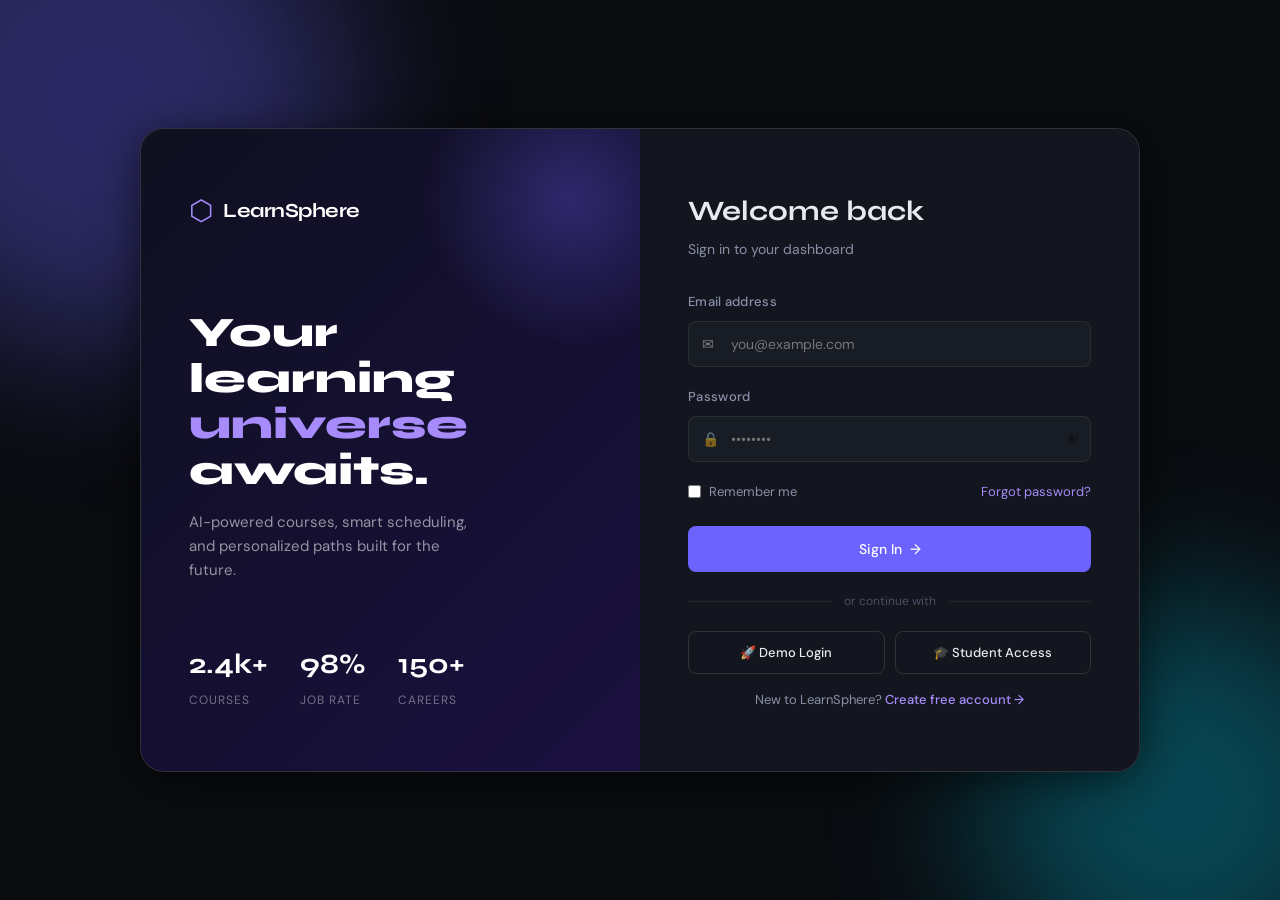
<file: index.html>
<!DOCTYPE html>
<html lang="en">
<head>
<meta charset="UTF-8">
<meta name="viewport" content="width=device-width, initial-scale=1.0">
<title>LearnSphere — Login</title>
<link rel="stylesheet" href="style.css">
<link href="https://fonts.googleapis.com/css2?family=Syne:wght@400;600;700;800&family=DM+Sans:ital,wght@0,300;0,400;0,500;1,300&display=swap" rel="stylesheet">
</head>
<body class="login-page">
  <!-- Animated background -->
  <div class="bg-orbs">
    <div class="orb orb-1"></div>
    <div class="orb orb-2"></div>
    <div class="orb orb-3"></div>
  </div>

  <div class="login-container">
    <div class="login-left">
      <div class="brand">
        <div class="brand-icon">⬡</div>
        <span class="brand-name">LearnSphere</span>
      </div>
      <div class="login-headline">
        <h1>Your learning<br><em>universe</em> awaits.</h1>
        <p>AI-powered courses, smart scheduling, and personalized paths built for the future.</p>
      </div>
      <div class="login-stats">
        <div class="stat"><span>2.4k+</span><label>Courses</label></div>
        <div class="stat"><span>98%</span><label>Job Rate</label></div>
        <div class="stat"><span>150+</span><label>Careers</label></div>
      </div>
    </div>

    <div class="login-right">
      <div class="login-card">
        <h2>Welcome back</h2>
        <p class="login-sub">Sign in to your dashboard</p>

        <div id="loginError" class="alert alert-error" style="display:none"></div>

        <div class="form-group">
          <label for="email">Email address</label>
          <div class="input-wrap">
            <span class="input-icon">✉</span>
            <input type="email" id="email" placeholder="you@example.com" autocomplete="email">
          </div>
          <span class="field-error" id="emailError"></span>
        </div>

        <div class="form-group">
          <label for="password">Password</label>
          <div class="input-wrap">
            <span class="input-icon">🔒</span>
            <input type="password" id="password" placeholder="••••••••" autocomplete="current-password">
            <button class="toggle-pw" onclick="togglePassword()" type="button">👁</button>
          </div>
          <span class="field-error" id="passwordError"></span>
        </div>

        <div class="form-row">
          <label class="checkbox-label">
            <input type="checkbox" id="remember"> Remember me
          </label>
          <a href="#" class="link-subtle">Forgot password?</a>
        </div>

        <button class="btn-primary btn-full" onclick="handleLogin()">
          <span>Sign In</span>
          <span class="btn-arrow">→</span>
        </button>

        <div class="divider"><span>or continue with</span></div>

        <div class="social-buttons">
          <button class="btn-social" onclick="demoLogin()">🚀 Demo Login</button>
          <button class="btn-social" onclick="demoLogin()">🎓 Student Access</button>
        </div>

        <p class="signup-prompt">New to LearnSphere? <a href="#" onclick="demoLogin()">Create free account →</a></p>
      </div>
    </div>
  </div>

  <script src="script.js"></script>
  <script>
    function handleLogin() {
      const email = document.getElementById('email').value.trim();
      const password = document.getElementById('password').value;
      let valid = true;

      document.getElementById('emailError').textContent = '';
      document.getElementById('passwordError').textContent = '';
      document.getElementById('loginError').style.display = 'none';

      if (!email) {
        document.getElementById('emailError').textContent = 'Email is required';
        valid = false;
      } else if (!/^[^\s@]+@[^\s@]+\.[^\s@]+$/.test(email)) {
        document.getElementById('emailError').textContent = 'Enter a valid email address';
        valid = false;
      }

      if (!password) {
        document.getElementById('passwordError').textContent = 'Password is required';
        valid = false;
      } else if (password.length < 6) {
        document.getElementById('passwordError').textContent = 'Password must be at least 6 characters';
        valid = false;
      }

      if (!valid) return;

      // Save user session
      const user = {
        email: email,
        name: email.split('@')[0].charAt(0).toUpperCase() + email.split('@')[0].slice(1),
        avatar: email.charAt(0).toUpperCase(),
        loginTime: new Date().toISOString()
      };
      localStorage.setItem('ls_user', JSON.stringify(user));
      window.location.href = 'dashboard.html';
    }

    function demoLogin() {
      const user = {
        email: 'alex.student@learnsphere.io',
        name: 'Alex Johnson',
        avatar: 'A',
        loginTime: new Date().toISOString()
      };
      localStorage.setItem('ls_user', JSON.stringify(user));
      window.location.href = 'dashboard.html';
    }

    function togglePassword() {
      const pw = document.getElementById('password');
      pw.type = pw.type === 'password' ? 'text' : 'password';
    }

    // Enter key support
    document.addEventListener('keydown', e => {
      if (e.key === 'Enter') handleLogin();
    });
  </script>
</body>
</html>
</file>
<file: style.css>
/* ============================================================
   LearnSphere — style.css
   Design: Dark-first editorial SaaS aesthetic
   Fonts: Syne (display) + DM Sans (body)
   ============================================================ */

/* ── Tokens ── */
:root {
  --bg: #0a0c10;
  --bg2: #111318;
  --bg3: #181c24;
  --card: #13161e;
  --card2: #1a1e28;
  --border: rgba(255,255,255,0.07);
  --border2: rgba(255,255,255,0.12);
  --text: #e8eaf0;
  --text2: #8a8fa8;
  --text3: #4a4f65;
  --accent: #6c63ff;
  --accent2: #a78bfa;
  --green: #22d3a2;
  --amber: #f59e0b;
  --red: #ef4444;
  --blue: #3b82f6;
  --pink: #ec4899;
  --cyan: #06b6d4;
  --sidebar-w: 240px;
  --radius: 14px;
  --radius-sm: 8px;
  --shadow: 0 4px 24px rgba(0,0,0,0.4);
  --shadow-lg: 0 8px 48px rgba(0,0,0,0.6);
  --transition: 0.2s ease;
  --font-display: 'Syne', sans-serif;
  --font-body: 'DM Sans', sans-serif;
}

/* Light mode */
body.light {
  --bg: #f5f4f8;
  --bg2: #eeedf4;
  --bg3: #e6e5ee;
  --card: #ffffff;
  --card2: #f9f8fd;
  --border: rgba(0,0,0,0.07);
  --border2: rgba(0,0,0,0.12);
  --text: #1a1d2e;
  --text2: #555870;
  --text3: #9a9db0;
  --shadow: 0 4px 24px rgba(0,0,0,0.08);
  --shadow-lg: 0 8px 48px rgba(0,0,0,0.15);
}

/* ── Reset ── */
*, *::before, *::after { box-sizing: border-box; margin: 0; padding: 0; }
html { scroll-behavior: smooth; }
body {
  font-family: var(--font-body);
  background: var(--bg);
  color: var(--text);
  font-size: 15px;
  line-height: 1.6;
  min-height: 100vh;
  transition: background var(--transition), color var(--transition);
}
a { color: var(--accent2); text-decoration: none; }
input, select, button { font-family: var(--font-body); outline: none; }
button { cursor: pointer; border: none; background: none; }

/* ── Scrollbar ── */
::-webkit-scrollbar { width: 6px; height: 6px; }
::-webkit-scrollbar-track { background: transparent; }
::-webkit-scrollbar-thumb { background: var(--border2); border-radius: 99px; }

/* ============================================================
   LOGIN PAGE
   ============================================================ */
.login-page {
  display: flex;
  align-items: center;
  justify-content: center;
  min-height: 100vh;
  overflow: hidden;
}

/* Orbs */
.bg-orbs { position: fixed; inset: 0; pointer-events: none; overflow: hidden; z-index: 0; }
.orb {
  position: absolute;
  border-radius: 50%;
  filter: blur(80px);
  opacity: 0.35;
  animation: orbFloat 8s ease-in-out infinite;
}
.orb-1 { width: 500px; height: 500px; background: var(--accent); top: -150px; left: -150px; animation-delay: 0s; }
.orb-2 { width: 400px; height: 400px; background: var(--cyan); bottom: -100px; right: -100px; animation-delay: 3s; }
.orb-3 { width: 300px; height: 300px; background: var(--pink); top: 50%; left: 50%; transform: translate(-50%,-50%); animation-delay: 6s; }
@keyframes orbFloat {
  0%, 100% { transform: translateY(0) scale(1); }
  50% { transform: translateY(-40px) scale(1.05); }
}

.login-container {
  position: relative; z-index: 1;
  display: grid;
  grid-template-columns: 1fr 1fr;
  max-width: 1000px; width: 95%;
  background: var(--card);
  border: 1px solid var(--border2);
  border-radius: 24px;
  overflow: hidden;
  box-shadow: var(--shadow-lg);
}

/* Left panel */
.login-left {
  padding: 60px 48px;
  background: linear-gradient(135deg, #0f1020 0%, #1a1040 100%);
  display: flex; flex-direction: column; justify-content: space-between;
  position: relative; overflow: hidden;
}
.login-left::before {
  content: ''; position: absolute;
  width: 300px; height: 300px; border-radius: 50%;
  background: radial-gradient(circle, rgba(108,99,255,0.3), transparent 70%);
  top: -80px; right: -80px;
}
.brand { display: flex; align-items: center; gap: 10px; margin-bottom: 64px; }
.brand-icon { font-size: 28px; color: var(--accent2); }
.brand-name { font-family: var(--font-display); font-size: 20px; font-weight: 700; color: #fff; letter-spacing: -0.5px; }
.login-headline h1 {
  font-family: var(--font-display);
  font-size: 42px; font-weight: 800;
  line-height: 1.1; color: #fff; margin-bottom: 16px;
}
.login-headline h1 em { color: var(--accent2); font-style: normal; }
.login-headline p { color: rgba(255,255,255,0.55); font-size: 15px; max-width: 280px; }
.login-stats { display: flex; gap: 32px; margin-top: 48px; }
.login-stats .stat span { display: block; font-family: var(--font-display); font-size: 28px; font-weight: 700; color: #fff; }
.login-stats .stat label { font-size: 12px; color: rgba(255,255,255,0.4); text-transform: uppercase; letter-spacing: 1px; }

/* Right panel */
.login-right { padding: 60px 48px; background: var(--card); }
.login-card h2 { font-family: var(--font-display); font-size: 28px; font-weight: 700; margin-bottom: 4px; }
.login-sub { color: var(--text2); font-size: 14px; margin-bottom: 32px; }

.form-group { margin-bottom: 20px; }
.form-group label { display: block; font-size: 13px; font-weight: 500; color: var(--text2); margin-bottom: 8px; letter-spacing: 0.3px; }
.input-wrap { position: relative; }
.input-icon { position: absolute; left: 14px; top: 50%; transform: translateY(-50%); font-size: 14px; opacity: 0.5; pointer-events: none; }
.input-wrap input {
  width: 100%; padding: 13px 14px 13px 42px;
  background: var(--bg3); border: 1px solid var(--border);
  border-radius: var(--radius-sm); color: var(--text);
  font-size: 14px; transition: border-color var(--transition), box-shadow var(--transition);
}
.input-wrap input:focus { border-color: var(--accent); box-shadow: 0 0 0 3px rgba(108,99,255,0.15); }
.toggle-pw { position: absolute; right: 12px; top: 50%; transform: translateY(-50%); background: none; border: none; cursor: pointer; font-size: 14px; opacity: 0.4; }
.field-error { font-size: 12px; color: var(--red); margin-top: 4px; display: block; }
.form-row { display: flex; align-items: center; justify-content: space-between; margin-bottom: 24px; }
.checkbox-label { display: flex; align-items: center; gap: 8px; font-size: 13px; color: var(--text2); cursor: pointer; }
.link-subtle { font-size: 13px; color: var(--accent2); }
.divider { display: flex; align-items: center; gap: 12px; margin: 20px 0; }
.divider::before, .divider::after { content: ''; flex: 1; height: 1px; background: var(--border); }
.divider span { font-size: 12px; color: var(--text3); }
.social-buttons { display: grid; grid-template-columns: 1fr 1fr; gap: 10px; margin-bottom: 16px; }
.btn-social { padding: 12px; border: 1px solid var(--border2); border-radius: var(--radius-sm); color: var(--text); font-size: 13px; font-weight: 500; transition: background var(--transition); }
.btn-social:hover { background: var(--bg3); }
.signup-prompt { text-align: center; font-size: 13px; color: var(--text2); }
.signup-prompt a { color: var(--accent2); font-weight: 500; }
.alert { padding: 12px 14px; border-radius: var(--radius-sm); font-size: 13px; margin-bottom: 16px; }
.alert-error { background: rgba(239,68,68,0.1); border: 1px solid rgba(239,68,68,0.3); color: var(--red); }

/* ============================================================
   BUTTONS
   ============================================================ */
.btn-primary {
  display: inline-flex; align-items: center; justify-content: center; gap: 8px;
  padding: 14px 24px; border-radius: var(--radius-sm);
  background: var(--accent); color: #fff;
  font-family: var(--font-body); font-size: 14px; font-weight: 500;
  transition: background var(--transition), transform var(--transition), box-shadow var(--transition);
}
.btn-primary:hover { background: #7c72ff; transform: translateY(-1px); box-shadow: 0 4px 20px rgba(108,99,255,0.4); }
.btn-primary .btn-arrow { transition: transform var(--transition); }
.btn-primary:hover .btn-arrow { transform: translateX(4px); }
.btn-full { width: 100%; }
.btn-secondary {
  display: inline-flex; align-items: center; gap: 6px;
  padding: 10px 18px; border-radius: var(--radius-sm);
  background: var(--bg3); border: 1px solid var(--border2);
  color: var(--text); font-size: 13px; font-weight: 500;
  transition: background var(--transition);
}
.btn-secondary:hover { background: var(--card2); }
.btn-ghost { padding: 8px 14px; border-radius: var(--radius-sm); color: var(--text2); font-size: 13px; border: 1px solid var(--border); transition: all var(--transition); }
.btn-ghost:hover { color: var(--text); border-color: var(--border2); }
.btn-link { background: none; color: var(--accent2); font-size: 13px; }
.btn-icon { width: 36px; height: 36px; border-radius: 50%; background: var(--bg3); border: 1px solid var(--border); color: var(--text); font-size: 15px; transition: background var(--transition); }
.btn-icon:hover { background: var(--card2); }

/* ============================================================
   DASHBOARD LAYOUT
   ============================================================ */
.dashboard-page { display: flex; min-height: 100vh; }

/* Sidebar */
.sidebar {
  width: var(--sidebar-w); min-height: 100vh;
  background: var(--card); border-right: 1px solid var(--border);
  display: flex; flex-direction: column;
  position: fixed; top: 0; left: 0; z-index: 100;
  transition: transform var(--transition);
}
.sidebar-brand { display: flex; align-items: center; gap: 10px; padding: 24px 20px 16px; border-bottom: 1px solid var(--border); margin-bottom: 8px; }
.sidebar-nav { flex: 1; padding: 8px 12px; display: flex; flex-direction: column; gap: 2px; }
.nav-item {
  display: flex; align-items: center; gap: 10px;
  padding: 11px 14px; border-radius: var(--radius-sm);
  color: var(--text2); font-size: 14px; font-weight: 400;
  transition: all var(--transition);
}
.nav-item:hover { background: var(--bg3); color: var(--text); }
.nav-item.active { background: rgba(108,99,255,0.12); color: var(--accent2); font-weight: 500; }
.nav-icon { font-size: 15px; width: 20px; text-align: center; }
.sidebar-footer { padding: 16px 20px; border-top: 1px solid var(--border); }
.btn-logout { color: var(--text3); font-size: 13px; width: 100%; text-align: left; padding: 8px 0; transition: color var(--transition); }
.btn-logout:hover { color: var(--red); }

/* Main wrapper */
.main-wrapper {
  margin-left: var(--sidebar-w);
  display: flex; flex-direction: column;
  min-height: 100vh; flex: 1;
  background: var(--bg);
}

/* Topbar */
.topbar {
  height: 64px; background: var(--card); border-bottom: 1px solid var(--border);
  display: flex; align-items: center; gap: 16px;
  padding: 0 24px; position: sticky; top: 0; z-index: 90;
}
.hamburger { display: none; font-size: 20px; color: var(--text2); padding: 8px; }
.topbar-search { flex: 1; max-width: 480px; position: relative; }
.search-icon { position: absolute; left: 12px; top: 50%; transform: translateY(-50%); font-size: 14px; opacity: 0.4; }
.topbar-search input {
  width: 100%; padding: 10px 14px 10px 38px;
  background: var(--bg3); border: 1px solid var(--border);
  border-radius: 99px; color: var(--text); font-size: 14px;
  transition: border-color var(--transition);
}
.topbar-search input:focus { border-color: var(--accent); }
.topbar-actions { display: flex; align-items: center; gap: 10px; margin-left: auto; }
.notification-bell { position: relative; cursor: pointer; font-size: 18px; padding: 8px; }
.notif-badge {
  position: absolute; top: 2px; right: 2px;
  background: var(--red); color: #fff; font-size: 9px;
  width: 16px; height: 16px; border-radius: 50%;
  display: flex; align-items: center; justify-content: center;
}
.avatar-btn {
  width: 36px; height: 36px; border-radius: 50%;
  background: linear-gradient(135deg, var(--accent), var(--accent2));
  color: #fff; font-family: var(--font-display); font-weight: 700;
  font-size: 14px; display: flex; align-items: center; justify-content: center;
  cursor: pointer;
}

/* Notification drawer */
.notif-drawer {
  position: fixed; top: 64px; right: 16px; z-index: 200;
  width: 320px; background: var(--card); border: 1px solid var(--border2);
  border-radius: var(--radius); box-shadow: var(--shadow-lg);
  display: none;
}
.notif-drawer.open { display: block; }
.notif-header { display: flex; align-items: center; justify-content: space-between; padding: 14px 16px; border-bottom: 1px solid var(--border); font-size: 13px; font-weight: 600; }
.notif-header button { color: var(--text3); font-size: 12px; }
.notif-item { padding: 12px 16px; border-bottom: 1px solid var(--border); font-size: 13px; }
.notif-item .notif-time { font-size: 11px; color: var(--text3); margin-top: 2px; }

/* Content */
.content-area { flex: 1; padding: 32px 28px; }
.view { display: none; }
.view.active { display: block; animation: fadeIn 0.3s ease; }
@keyframes fadeIn { from { opacity: 0; transform: translateY(8px); } to { opacity: 1; transform: translateY(0); } }

.view-header { display: flex; align-items: flex-start; justify-content: space-between; margin-bottom: 28px; gap: 16px; flex-wrap: wrap; }
.view-title { font-family: var(--font-display); font-size: 28px; font-weight: 700; letter-spacing: -0.5px; margin-bottom: 4px; }
.view-sub { color: var(--text2); font-size: 14px; }

/* Stats grid */
.stats-grid { display: grid; grid-template-columns: repeat(4, 1fr); gap: 16px; margin-bottom: 24px; }
.stat-card {
  background: var(--card); border: 1px solid var(--border);
  border-radius: var(--radius); padding: 20px;
  display: flex; align-items: center; gap: 14px;
  transition: transform var(--transition), box-shadow var(--transition);
}
.stat-card:hover { transform: translateY(-2px); box-shadow: var(--shadow); }
.stat-icon { font-size: 24px; }
.stat-card span.stat-number { display: block; font-family: var(--font-display); font-size: 26px; font-weight: 700; line-height: 1; }
.stat-card label { font-size: 12px; color: var(--text2); margin-top: 2px; display: block; }
.stat-blue { border-left: 3px solid var(--blue); }
.stat-green { border-left: 3px solid var(--green); }
.stat-amber { border-left: 3px solid var(--amber); }
.stat-purple { border-left: 3px solid var(--accent); }

/* Charts */
.charts-row { display: grid; grid-template-columns: 1fr 1fr; gap: 16px; margin-bottom: 24px; }
.chart-card { background: var(--card); border: 1px solid var(--border); border-radius: var(--radius); padding: 20px; }
.chart-card.wide { grid-column: 1 / -1; }
.chart-card h3 { font-family: var(--font-display); font-size: 15px; font-weight: 600; margin-bottom: 16px; }

/* Section headers */
.section-header { display: flex; align-items: center; justify-content: space-between; margin-bottom: 16px; margin-top: 8px; }
.section-header h2 { font-family: var(--font-display); font-size: 18px; font-weight: 700; }

/* Course cards */
.courses-grid { display: grid; grid-template-columns: repeat(auto-fill, minmax(280px, 1fr)); gap: 16px; }
.course-card {
  background: var(--card); border: 1px solid var(--border);
  border-radius: var(--radius); overflow: hidden;
  transition: transform var(--transition), box-shadow var(--transition), border-color var(--transition);
  cursor: pointer; position: relative;
}
.course-card:hover { transform: translateY(-3px); box-shadow: var(--shadow); border-color: var(--border2); }
.course-card.enrolled { border-color: var(--accent); }
.course-banner {
  height: 90px; display: flex; align-items: center; justify-content: center;
  font-size: 36px; position: relative;
}
.course-badge {
  position: absolute; top: 10px; right: 10px;
  padding: 3px 10px; border-radius: 99px; font-size: 10px; font-weight: 600;
  text-transform: uppercase; letter-spacing: 0.5px;
}
.badge-beginner { background: rgba(34,211,162,0.15); color: var(--green); }
.badge-intermediate { background: rgba(245,158,11,0.15); color: var(--amber); }
.badge-advanced { background: rgba(239,68,68,0.15); color: var(--red); }
.course-enrolled-tag {
  position: absolute; top: 10px; left: 10px;
  padding: 3px 10px; border-radius: 99px; font-size: 10px; font-weight: 600;
  background: rgba(108,99,255,0.2); color: var(--accent2);
}
.course-body { padding: 16px; }
.course-title { font-family: var(--font-display); font-size: 15px; font-weight: 600; margin-bottom: 6px; }
.course-desc { font-size: 12px; color: var(--text2); line-height: 1.5; margin-bottom: 12px; display: -webkit-box; -webkit-line-clamp: 2; -webkit-box-orient: vertical; overflow: hidden; }
.course-meta { display: flex; gap: 10px; flex-wrap: wrap; }
.meta-tag { font-size: 11px; color: var(--text3); background: var(--bg3); padding: 3px 8px; border-radius: 99px; }
.course-actions { display: flex; gap: 8px; padding: 12px 16px; border-top: 1px solid var(--border); }
.btn-enroll { flex: 1; padding: 9px; border-radius: var(--radius-sm); background: var(--accent); color: #fff; font-size: 12px; font-weight: 500; transition: background var(--transition); }
.btn-enroll:hover { background: #7c72ff; }
.btn-enroll.enrolled { background: rgba(108,99,255,0.15); color: var(--accent2); }
.btn-details { padding: 9px 12px; border-radius: var(--radius-sm); background: var(--bg3); border: 1px solid var(--border); color: var(--text2); font-size: 12px; transition: all var(--transition); }
.btn-details:hover { background: var(--card2); color: var(--text); }

/* Skeleton loading */
.skeleton {
  background: linear-gradient(90deg, var(--card) 25%, var(--card2) 50%, var(--card) 75%);
  background-size: 200% 100%;
  animation: shimmer 1.5s infinite;
  border-radius: var(--radius);
}
@keyframes shimmer { 0% { background-position: 200% 0; } 100% { background-position: -200% 0; } }
.skeleton-card { height: 220px; }

/* Filter bar */
.filter-bar { display: flex; align-items: center; justify-content: space-between; gap: 16px; margin-bottom: 20px; flex-wrap: wrap; }
.filter-tags { display: flex; gap: 8px; flex-wrap: wrap; }
.filter-tag {
  padding: 6px 14px; border-radius: 99px; font-size: 12px; font-weight: 500;
  border: 1px solid var(--border2); color: var(--text2);
  cursor: pointer; transition: all var(--transition);
}
.filter-tag.active { background: var(--accent); color: #fff; border-color: var(--accent); }
.filter-controls { display: flex; gap: 8px; align-items: center; }
.filter-controls select {
  padding: 8px 12px; border-radius: var(--radius-sm);
  background: var(--card); border: 1px solid var(--border);
  color: var(--text); font-size: 13px; cursor: pointer;
}

/* Schedule */
.schedule-wrap { overflow-x: auto; }
.schedule-table { width: 100%; border-collapse: collapse; min-width: 600px; }
.schedule-table th {
  background: var(--card2); padding: 12px 16px;
  text-align: left; font-size: 12px; font-weight: 600;
  color: var(--text2); text-transform: uppercase; letter-spacing: 0.5px;
  border-bottom: 2px solid var(--border2);
}
.schedule-table td { padding: 14px 16px; border-bottom: 1px solid var(--border); font-size: 13px; vertical-align: middle; }
.schedule-table tr:hover td { background: var(--card2); }
.schedule-slot { display: inline-flex; align-items: center; gap: 6px; padding: 4px 10px; border-radius: 99px; font-size: 12px; font-weight: 500; }
.slot-a { background: rgba(108,99,255,0.15); color: var(--accent2); }
.slot-b { background: rgba(34,211,162,0.15); color: var(--green); }
.slot-c { background: rgba(245,158,11,0.15); color: var(--amber); }
.slot-d { background: rgba(59,130,246,0.15); color: var(--blue); }
.schedule-day-card {
  background: var(--card); border: 1px solid var(--border);
  border-radius: var(--radius); padding: 20px; margin-bottom: 12px;
}
.schedule-day-card h4 { font-family: var(--font-display); font-size: 14px; font-weight: 600; margin-bottom: 12px; color: var(--text2); text-transform: uppercase; letter-spacing: 0.5px; }
.schedule-slots { display: flex; flex-wrap: wrap; gap: 8px; }
.time-block {
  display: flex; align-items: center; gap: 10px;
  padding: 10px 14px; border-radius: var(--radius-sm);
  background: var(--bg3); border: 1px solid var(--border);
  font-size: 13px;
}
.time-block .time { font-family: var(--font-display); font-size: 11px; font-weight: 600; color: var(--text3); min-width: 70px; }
.time-block .course-name { font-weight: 500; }
.time-block .block-type { font-size: 10px; color: var(--text3); }
.break-block { background: rgba(34,211,162,0.05); border-color: rgba(34,211,162,0.15); }
.break-block .course-name { color: var(--green); }
.schedule-warnings .warning {
  display: flex; align-items: center; gap: 8px;
  padding: 10px 14px; background: rgba(245,158,11,0.1); border: 1px solid rgba(245,158,11,0.25);
  border-radius: var(--radius-sm); font-size: 13px; color: var(--amber); margin-bottom: 8px;
}

/* Enrolled list */
.enrolled-list { display: flex; flex-direction: column; gap: 12px; }
.enrolled-card {
  background: var(--card); border: 1px solid var(--border);
  border-radius: var(--radius); padding: 20px;
  display: flex; align-items: center; gap: 16px;
  transition: box-shadow var(--transition);
}
.enrolled-card:hover { box-shadow: var(--shadow); }
.enrolled-icon { font-size: 28px; width: 52px; height: 52px; background: var(--bg3); border-radius: var(--radius-sm); display: flex; align-items: center; justify-content: center; flex-shrink: 0; }
.enrolled-info { flex: 1; min-width: 0; }
.enrolled-info h3 { font-family: var(--font-display); font-size: 15px; font-weight: 600; margin-bottom: 4px; }
.enrolled-info p { font-size: 12px; color: var(--text2); }
.progress-bar-wrap { margin-top: 8px; }
.progress-bar-track { height: 6px; background: var(--bg3); border-radius: 99px; overflow: hidden; }
.progress-bar-fill { height: 100%; border-radius: 99px; background: linear-gradient(90deg, var(--accent), var(--accent2)); transition: width 0.5s ease; }
.progress-label { font-size: 11px; color: var(--text3); margin-top: 3px; }
.enrolled-actions { display: flex; gap: 8px; flex-shrink: 0; }
.btn-remove { padding: 8px 14px; border-radius: var(--radius-sm); background: rgba(239,68,68,0.1); border: 1px solid rgba(239,68,68,0.2); color: var(--red); font-size: 12px; transition: all var(--transition); }
.btn-remove:hover { background: rgba(239,68,68,0.2); }

/* Analytics */
.analytics-grid { display: grid; grid-template-columns: repeat(3, 1fr); gap: 16px; margin-bottom: 24px; }
.analytics-card {
  background: var(--card); border: 1px solid var(--border);
  border-radius: var(--radius); padding: 20px;
}
.analytics-card h4 { font-size: 12px; color: var(--text2); text-transform: uppercase; letter-spacing: 0.5px; margin-bottom: 10px; }
.analytics-card .big-num { font-family: var(--font-display); font-size: 36px; font-weight: 800; }
.analytics-card .trend { font-size: 12px; color: var(--green); margin-top: 4px; }

/* Interests modal */
.modal-overlay {
  position: fixed; inset: 0; z-index: 500;
  background: rgba(0,0,0,0.7); backdrop-filter: blur(8px);
  display: flex; align-items: center; justify-content: center; padding: 20px;
}
.modal-card {
  background: var(--card); border: 1px solid var(--border2);
  border-radius: 20px; padding: 40px; max-width: 540px; width: 100%;
  box-shadow: var(--shadow-lg);
}
.modal-brand { font-family: var(--font-display); font-size: 13px; color: var(--accent2); margin-bottom: 20px; }
.modal-card h2 { font-family: var(--font-display); font-size: 26px; font-weight: 700; margin-bottom: 8px; }
.modal-card p { color: var(--text2); font-size: 14px; margin-bottom: 28px; }
.interests-grid { display: flex; flex-wrap: wrap; gap: 10px; margin-bottom: 28px; }
.interest-chip {
  padding: 10px 18px; border-radius: 99px; font-size: 13px; font-weight: 500;
  border: 1px solid var(--border2); color: var(--text2); cursor: pointer;
  transition: all 0.2s; user-select: none;
}
.interest-chip.selected { background: var(--accent); color: #fff; border-color: var(--accent); }
.interest-chip:hover:not(.selected) { border-color: var(--accent2); color: var(--accent2); }

/* Course detail modal */
.course-modal { max-width: 600px; width: 100%; max-height: 80vh; overflow-y: auto; }
.course-modal-header { text-align: center; padding: 30px 30px 20px; border-bottom: 1px solid var(--border); }
.course-modal-icon { font-size: 52px; margin-bottom: 12px; }
.course-modal-title { font-family: var(--font-display); font-size: 22px; font-weight: 700; margin-bottom: 8px; }
.course-modal-body { padding: 24px 30px; }
.course-modal-body h4 { font-size: 12px; font-weight: 600; text-transform: uppercase; letter-spacing: 0.5px; color: var(--text3); margin-bottom: 8px; margin-top: 16px; }
.course-modal-body p { font-size: 14px; color: var(--text2); line-height: 1.6; }
.jobs-list { display: flex; flex-wrap: wrap; gap: 8px; }
.job-chip { padding: 5px 12px; border-radius: 99px; background: rgba(108,99,255,0.1); color: var(--accent2); font-size: 12px; border: 1px solid rgba(108,99,255,0.2); }
.course-modal-footer { padding: 16px 30px 24px; display: flex; gap: 10px; }
.close-modal { padding: 10px 20px; border-radius: var(--radius-sm); background: var(--bg3); border: 1px solid var(--border); color: var(--text); font-size: 13px; cursor: pointer; }

/* Chat assistant */
.chat-bubble {
  position: fixed; bottom: 28px; right: 28px; z-index: 400;
  width: 56px; height: 56px; border-radius: 50%;
  background: linear-gradient(135deg, var(--accent), var(--accent2));
  display: flex; align-items: center; justify-content: center;
  font-size: 22px; cursor: pointer; box-shadow: 0 4px 20px rgba(108,99,255,0.5);
  transition: transform var(--transition);
}
.chat-bubble:hover { transform: scale(1.1); }
.chat-pulse {
  position: absolute; width: 100%; height: 100%; border-radius: 50%;
  background: inherit; opacity: 0.4;
  animation: pulse 2s ease-out infinite;
}
@keyframes pulse { 0% { transform: scale(1); opacity: 0.4; } 100% { transform: scale(1.8); opacity: 0; } }

.chat-panel {
  position: fixed; bottom: 96px; right: 28px; z-index: 400;
  width: 360px; background: var(--card); border: 1px solid var(--border2);
  border-radius: 20px; box-shadow: var(--shadow-lg);
  display: none; flex-direction: column; max-height: 520px;
  animation: slideUp 0.25s ease;
}
.chat-panel.open { display: flex; }
@keyframes slideUp { from { transform: translateY(20px); opacity: 0; } to { transform: translateY(0); opacity: 1; } }
.chat-header { display: flex; align-items: center; gap: 10px; padding: 14px 16px; border-bottom: 1px solid var(--border); }
.chat-avatar { width: 36px; height: 36px; background: linear-gradient(135deg, var(--accent), var(--cyan)); border-radius: 50%; display: flex; align-items: center; justify-content: center; font-size: 16px; }
.chat-header strong { font-size: 14px; }
.chat-status { font-size: 11px; color: var(--green); display: block; }
.chat-close { margin-left: auto; color: var(--text3); font-size: 14px; }
.chat-messages { flex: 1; overflow-y: auto; padding: 16px; display: flex; flex-direction: column; gap: 10px; }
.chat-msg { display: flex; }
.chat-msg.user { justify-content: flex-end; }
.msg-bubble {
  max-width: 80%; padding: 10px 14px; border-radius: 14px;
  font-size: 13px; line-height: 1.5;
}
.chat-msg.ai .msg-bubble { background: var(--bg3); border-radius: 4px 14px 14px 14px; }
.chat-msg.user .msg-bubble { background: var(--accent); color: #fff; border-radius: 14px 4px 14px 14px; }
.chat-msg.loading .msg-bubble { padding: 14px 18px; }
.typing-dots { display: flex; gap: 4px; }
.typing-dots span { width: 6px; height: 6px; border-radius: 50%; background: var(--text3); animation: typingDot 1.2s infinite; }
.typing-dots span:nth-child(2) { animation-delay: 0.2s; }
.typing-dots span:nth-child(3) { animation-delay: 0.4s; }
@keyframes typingDot { 0%, 60%, 100% { transform: translateY(0); opacity: 0.4; } 30% { transform: translateY(-6px); opacity: 1; } }
.chat-quick-actions { display: flex; gap: 6px; padding: 8px 12px; flex-wrap: wrap; border-top: 1px solid var(--border); }
.chat-quick-actions button { padding: 5px 10px; border-radius: 99px; background: var(--bg3); border: 1px solid var(--border); color: var(--text2); font-size: 11px; transition: all var(--transition); }
.chat-quick-actions button:hover { border-color: var(--accent2); color: var(--accent2); }
.chat-input-row { display: flex; gap: 8px; padding: 12px; border-top: 1px solid var(--border); }
.chat-input-row input { flex: 1; padding: 10px 14px; background: var(--bg3); border: 1px solid var(--border); border-radius: 99px; color: var(--text); font-size: 13px; }
.chat-input-row input:focus { border-color: var(--accent); }
.chat-input-row button { width: 36px; height: 36px; border-radius: 50%; background: var(--accent); color: #fff; font-size: 16px; }

/* Toast */
#toastContainer { position: fixed; top: 80px; right: 20px; z-index: 600; display: flex; flex-direction: column; gap: 8px; }
.toast {
  display: flex; align-items: center; gap: 10px;
  padding: 12px 16px; border-radius: var(--radius-sm);
  background: var(--card); border: 1px solid var(--border2);
  box-shadow: var(--shadow); font-size: 13px; min-width: 240px; max-width: 320px;
  animation: slideIn 0.3s ease;
}
@keyframes slideIn { from { transform: translateX(100%); opacity: 0; } to { transform: translateX(0); opacity: 1; } }
.toast.success { border-left: 3px solid var(--green); }
.toast.error { border-left: 3px solid var(--red); }
.toast.info { border-left: 3px solid var(--blue); }
.toast.warning { border-left: 3px solid var(--amber); }

/* Empty state */
.empty-state { text-align: center; padding: 60px 20px; color: var(--text2); }
.empty-state .empty-icon { font-size: 48px; margin-bottom: 16px; opacity: 0.5; }
.empty-state h3 { font-family: var(--font-display); font-size: 18px; margin-bottom: 8px; }

/* ── Responsive ── */
@media (max-width: 1024px) {
  .stats-grid { grid-template-columns: repeat(2, 1fr); }
  .charts-row { grid-template-columns: 1fr; }
  .analytics-grid { grid-template-columns: repeat(2, 1fr); }
}

@media (max-width: 768px) {
  :root { --sidebar-w: 0px; }
  .sidebar { transform: translateX(-240px); width: 240px; }
  .sidebar.open { transform: translateX(0); }
  .main-wrapper { margin-left: 0; }
  .hamburger { display: flex; }
  .content-area { padding: 20px 16px; }
  .login-container { grid-template-columns: 1fr; }
  .login-left { display: none; }
  .login-right { padding: 40px 28px; }
  .stats-grid { grid-template-columns: 1fr 1fr; }
  .chat-panel { width: calc(100vw - 40px); right: 20px; }
  .courses-grid { grid-template-columns: 1fr; }
  .filter-bar { flex-direction: column; align-items: flex-start; }
  .enrolled-card { flex-wrap: wrap; }
  .view-title { font-size: 22px; }
}

@media (max-width: 480px) {
  .stats-grid { grid-template-columns: 1fr; }
  .analytics-grid { grid-template-columns: 1fr; }
  .login-headline h1 { font-size: 32px; }
}
</file>
